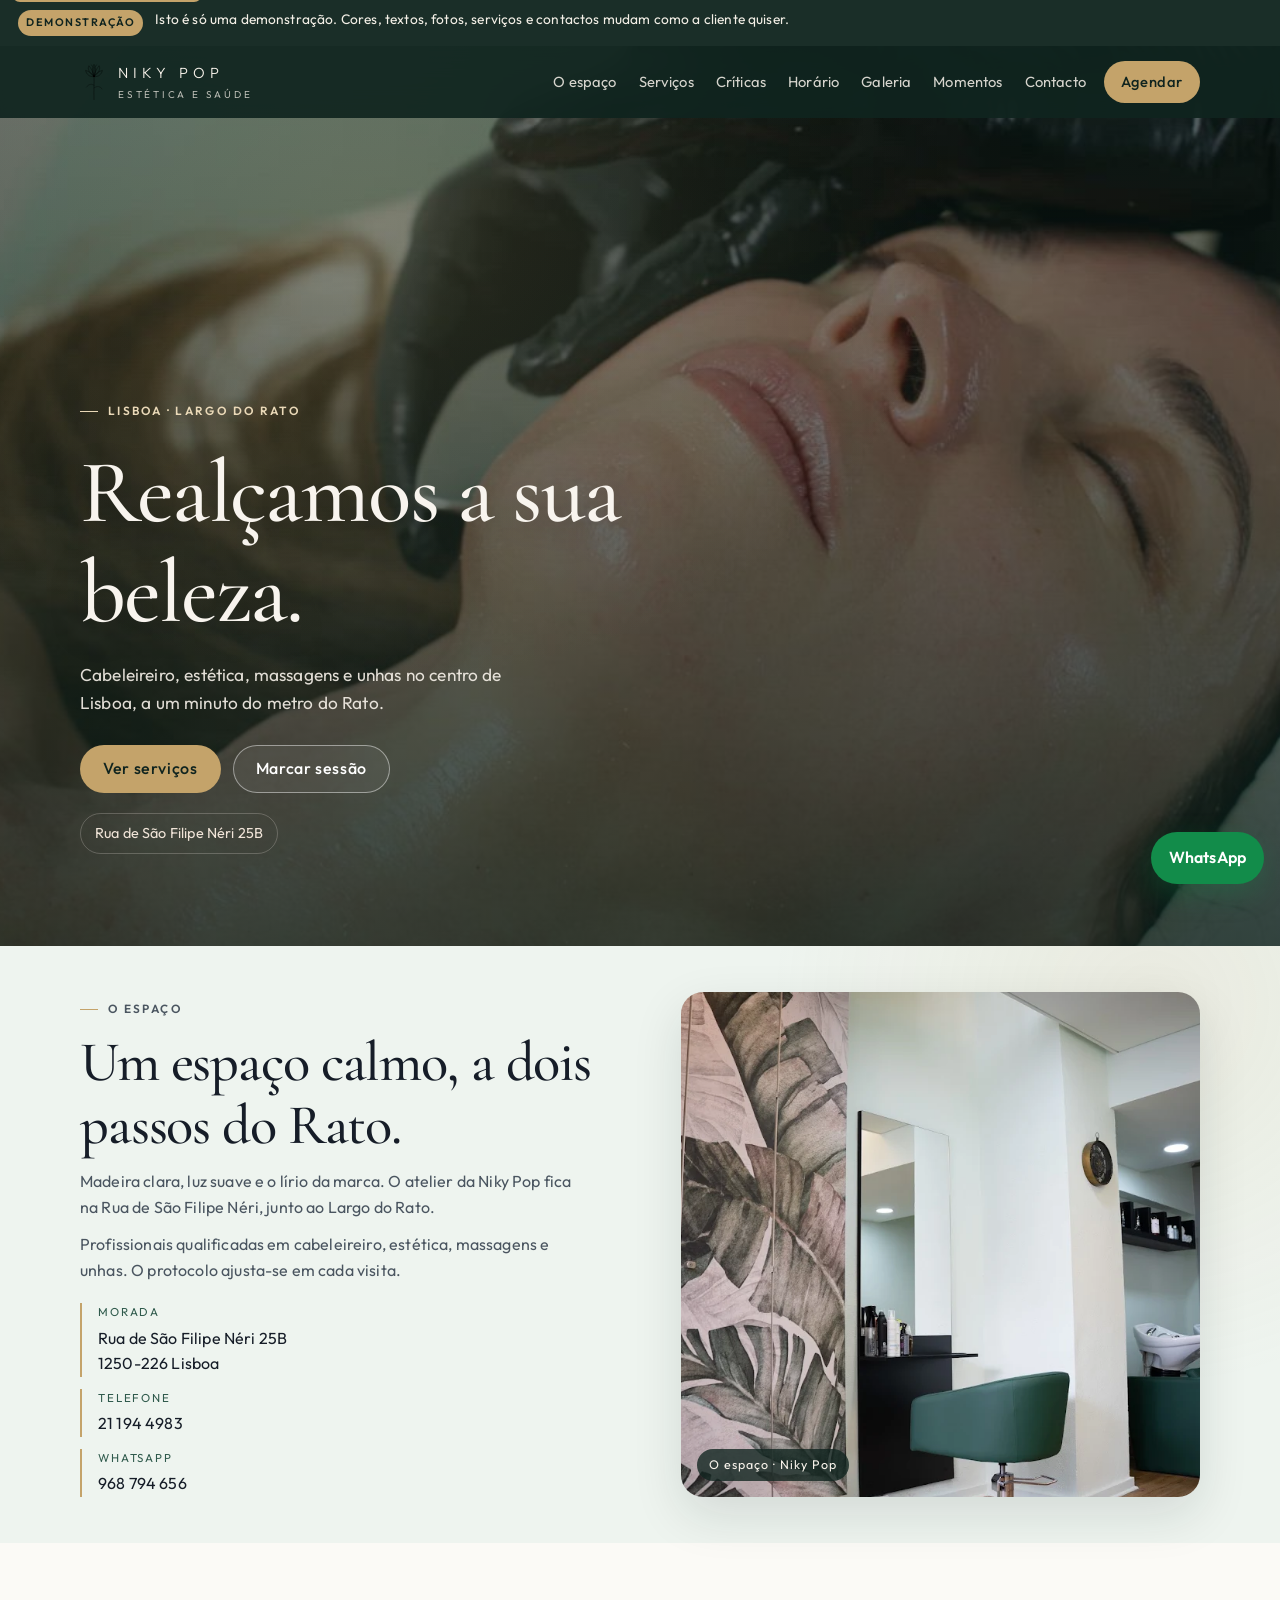
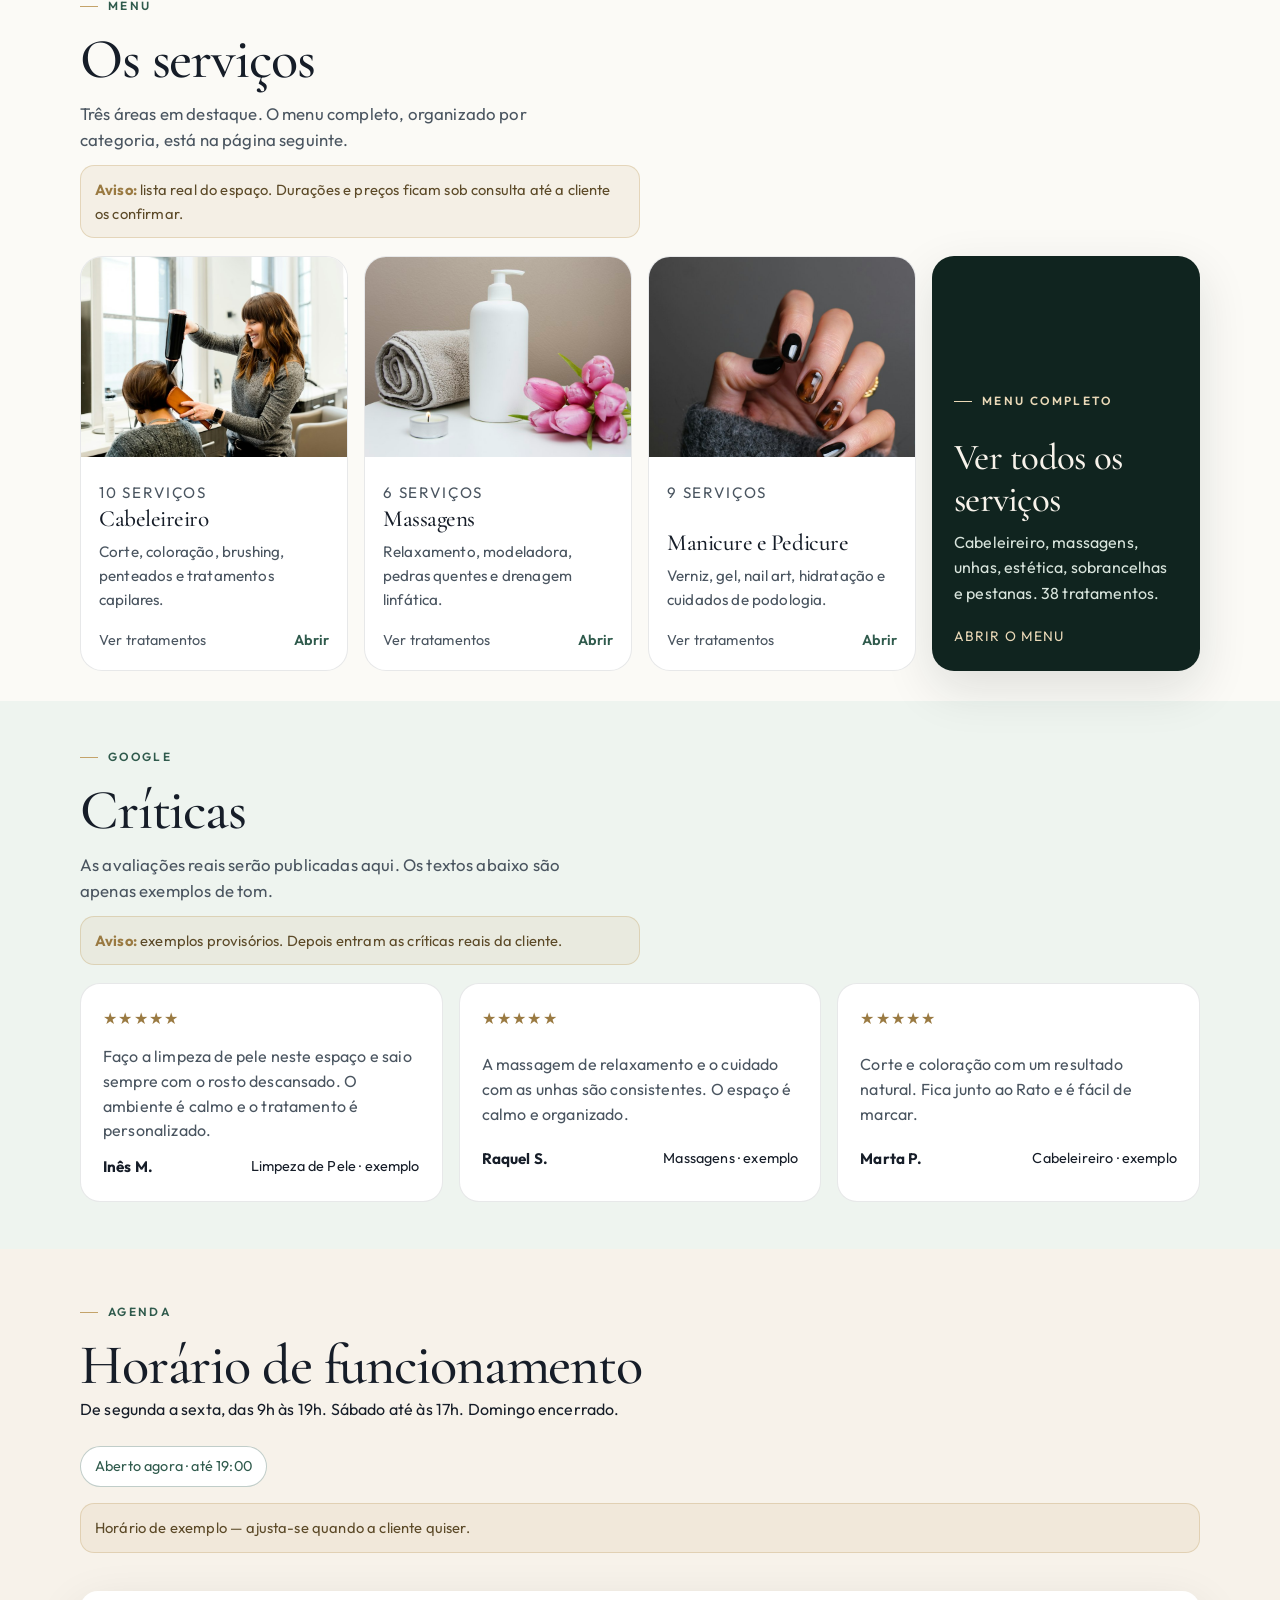
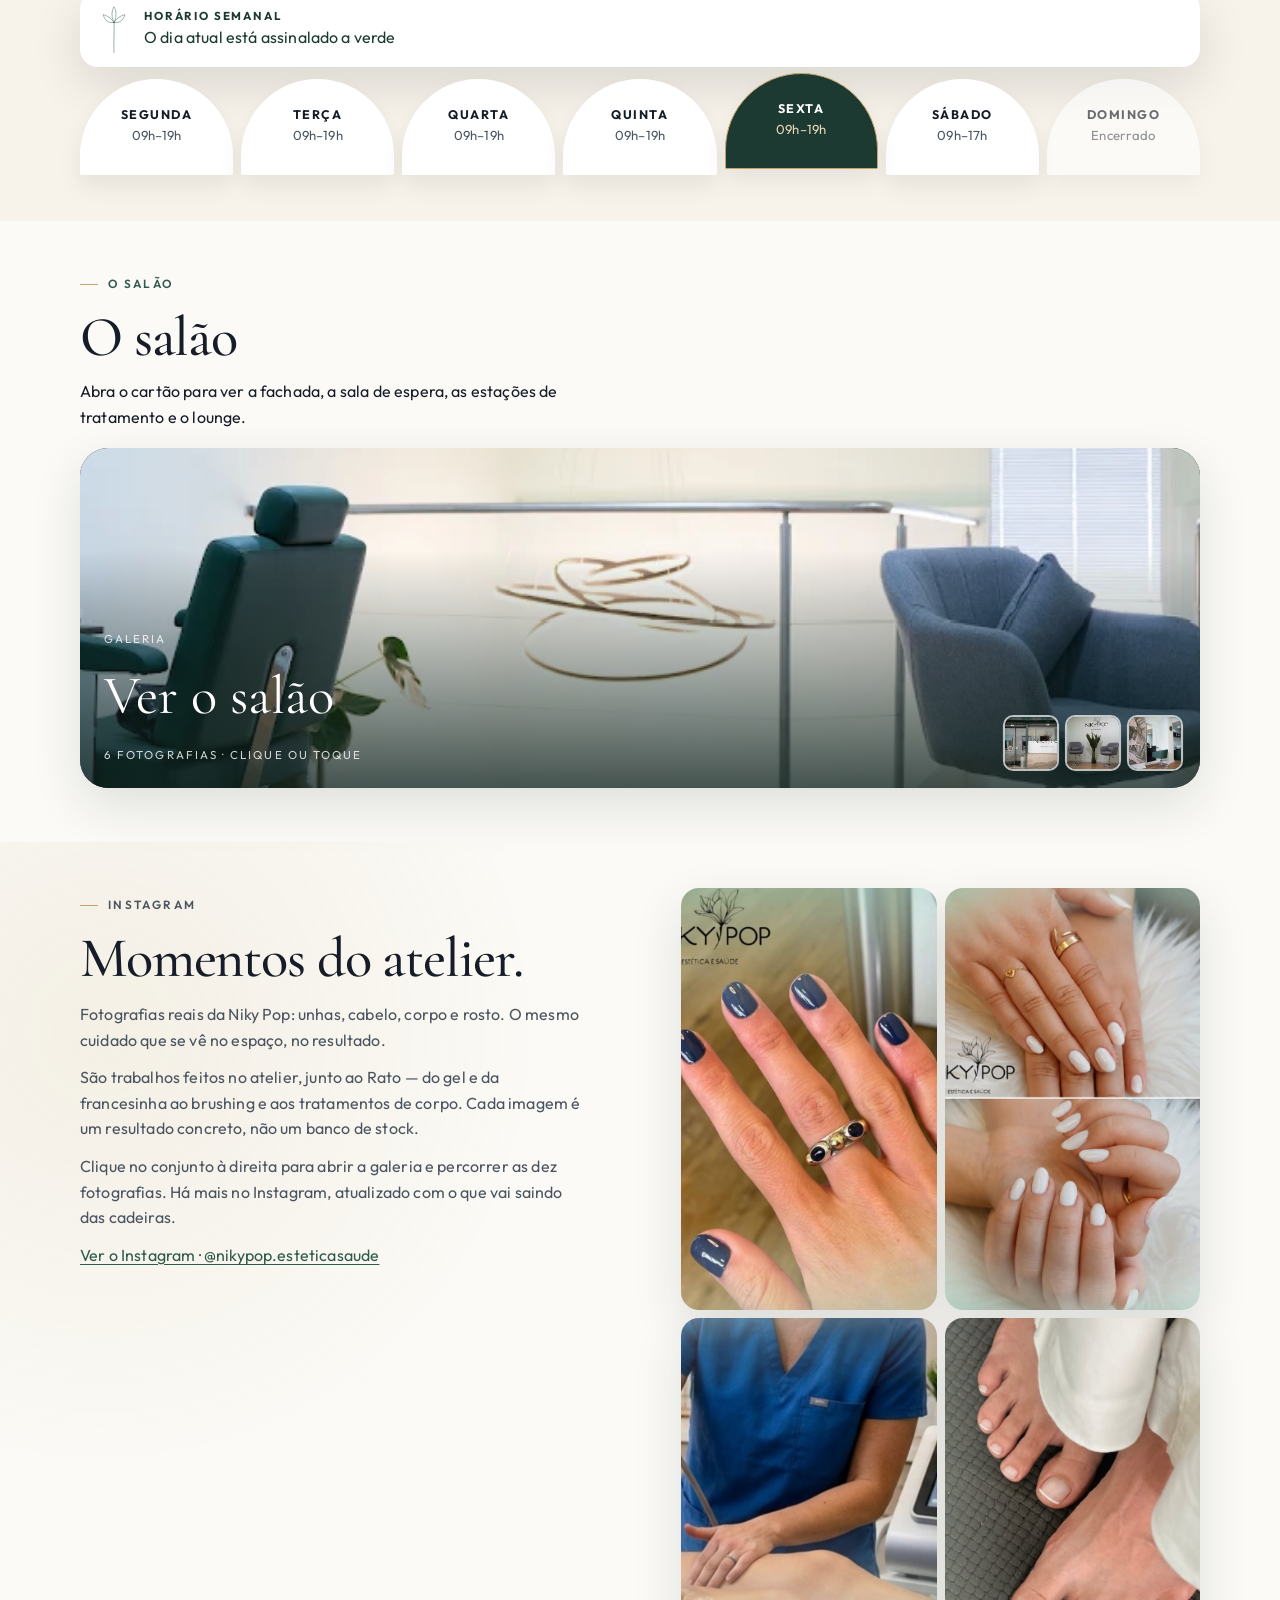
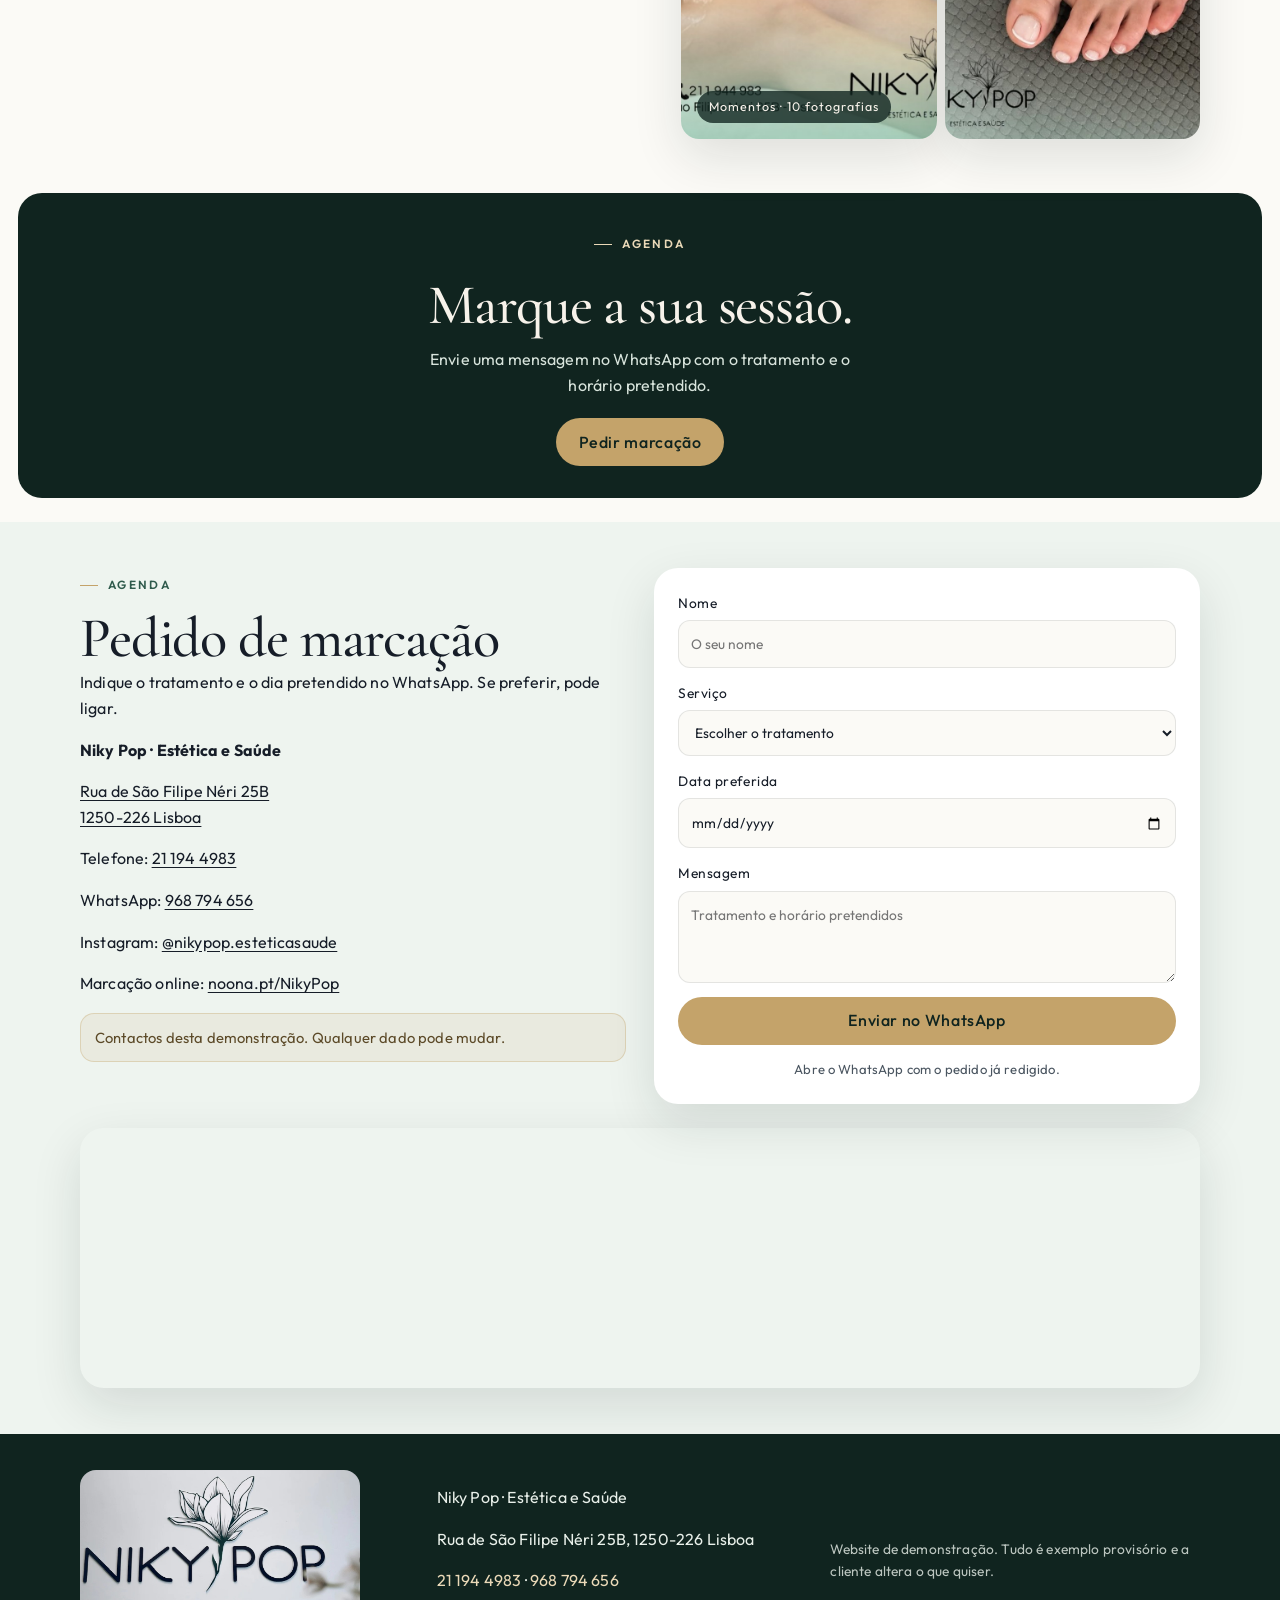
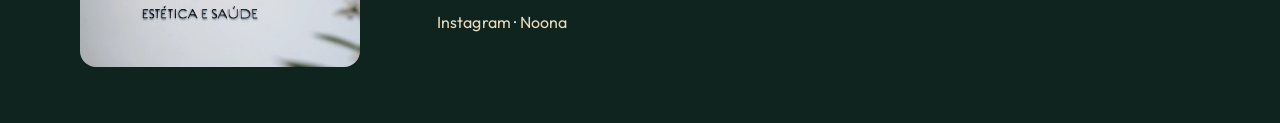
<file: index.html>
<!DOCTYPE html>
<html lang="pt-PT">
<head>
  <meta charset="UTF-8">
  <meta name="viewport" content="width=device-width, initial-scale=1, viewport-fit=cover">
  <meta name="theme-color" content="#1e3a32">
  <title>Niky Pop · Estética e Saúde · Lisboa</title>
  <meta name="description" content="Niky Pop Estética e Saúde, em Lisboa. Cabeleireiro, massagens, unhas, tratamentos estéticos, sobrancelhas e pestanas. Junto ao Largo do Rato.">
  <link rel="icon" href="assets/images/lily.svg" type="image/svg+xml">
  <link rel="apple-touch-icon" href="assets/images/logo.png">
  <link rel="preconnect" href="https://fonts.googleapis.com">
  <link rel="preconnect" href="https://fonts.gstatic.com" crossorigin>
  <link href="https://fonts.googleapis.com/css2?family=Cormorant+Garamond:ital,wght@0,400;0,500;0,600;1,400;1,500&family=Outfit:wght@300;400;500;600&display=swap" rel="stylesheet">
  <link rel="preload" as="image" href="assets/video/poster.jpg">
  <link rel="stylesheet" href="css/style.css?v=12">
  <meta property="og:title" content="Niky Pop · Estética e Saúde">
  <meta property="og:description" content="Espaço de estética e saúde junto ao Largo do Rato, Lisboa. Demonstração provisória.">
  <meta property="og:image" content="assets/images/fachada.jpg">
  <meta property="og:type" content="website">
  <script type="application/ld+json">
  {
    "@context": "https://schema.org",
    "@type": "BeautySalon",
    "name": "Niky Pop Estética e Saúde",
    "description": "Salão de estética e saúde em Lisboa. Página de demonstração com conteúdos provisórios.",
    "image": "assets/images/fachada.jpg",
    "telephone": "+351211944983",
    "address": {
      "@type": "PostalAddress",
      "streetAddress": "Rua de São Filipe Néri 25B",
      "addressLocality": "Lisboa",
      "postalCode": "1250-226",
      "addressCountry": "PT"
    },
    "url": "https://nikypop.pt",
    "openingHoursSpecification": [
      { "@type": "OpeningHoursSpecification", "dayOfWeek": ["Monday","Tuesday","Wednesday","Thursday","Friday"], "opens": "09:00", "closes": "19:00" },
      { "@type": "OpeningHoursSpecification", "dayOfWeek": "Saturday", "opens": "09:00", "closes": "17:00" }
    ]
  }
  </script>
</head>
<body>
  <a class="skip-link" href="#conteudo">Saltar para o conteúdo</a>

  <div class="demo-banner" role="status">
    <span class="demo-banner__mark">Demonstração</span>
    <p>Isto é só uma demonstração. Cores, textos, fotos, serviços e contactos mudam como a cliente quiser.</p>
  </div>

  <header class="header" id="topo">
    <div class="header__inner">
      <a class="brand" href="#topo" aria-label="Niky Pop início">
        <img src="assets/images/lily.svg" alt="" class="brand__lily" width="28" height="38">
        <span>
          <span class="brand__name">Niky<span class="brand__y"> </span>Pop</span>
          <span class="brand__tag">Estética e Saúde</span>
        </span>
      </a>
      <nav class="nav" id="nav" aria-label="Principal">
        <a href="#espaco">O espaço</a>
        <a href="servicos.html">Serviços</a>
        <a href="#criticas">Críticas</a>
        <a href="#horarios">Horário</a>
        <a href="#galeria">Galeria</a>
        <a href="#momentos">Momentos</a>
        <a href="#contacto">Contacto</a>
      </nav>
      <a class="btn btn--header" href="#marcar">Agendar</a>
      <button class="nav-toggle" id="navToggle" aria-expanded="false" aria-controls="nav" aria-label="Abrir menu">
        <span></span><span></span><span></span>
      </button>
    </div>
  </header>

  <main id="conteudo">
    <section class="hero">
      <div class="hero__media" aria-hidden="true">
        <div class="hero__fallback"></div>
        <video id="heroVideo" autoplay muted loop playsinline preload="metadata" poster="assets/video/poster.jpg">
          <source src="assets/video/hero.mp4" type="video/mp4">
        </video>
        <div class="hero__veil"></div>
      </div>
      <div class="wrap hero__copy">
        <p class="eyebrow">Lisboa · Largo do Rato</p>
        <h1>Realçamos a sua beleza.</h1>
        <p class="hero__lead">Cabeleireiro, estética, massagens e unhas no centro de Lisboa, a um minuto do metro do Rato.</p>
        <div class="hero__actions">
          <a class="btn btn--gold" href="#servicos">Ver serviços</a>
          <a class="btn btn--ghost" href="#marcar">Marcar sessão</a>
        </div>
        <p class="hero__chip">Rua de São Filipe Néri 25B</p>
      </div>
    </section>

    <section class="section space" id="espaco">
      <div class="wrap split">
        <div class="space__copy">
          <p class="eyebrow reveal">O espaço</p>
          <h2 class="reveal">Um espaço calmo, a dois passos do Rato.</h2>
          <p class="reveal">Madeira clara, luz suave e o lírio da marca. O atelier da Niky Pop fica na Rua de São Filipe Néri, junto ao Largo do Rato.</p>
          <p class="reveal">Profissionais qualificadas em cabeleireiro, estética, massagens e unhas. O protocolo ajusta-se em cada visita.</p>
          <ul class="facts reveal">
            <li>
              <span>Morada</span>
              Rua de São Filipe Néri 25B<br>1250-226 Lisboa
            </li>
            <li>
              <span>Telefone</span>
              <a href="tel:+351211944983">21 194 4983</a>
            </li>
            <li>
              <span>WhatsApp</span>
              <a href="https://wa.me/351968794656">968 794 656</a>
            </li>
          </ul>
        </div>
        <figure class="space__photo reveal">
          <img src="assets/images/estacao.png" alt="Estação de cabelo da Niky Pop, com cadeira verde e mural de folhas" width="900" height="700" loading="lazy">
          <figcaption>O espaço · Niky Pop</figcaption>
        </figure>
      </div>
    </section>

    <section class="section services" id="servicos">
      <div class="wrap">
        <div class="section__head">
          <p class="eyebrow reveal">Menu</p>
          <h2 class="reveal">Os serviços</h2>
          <p class="lead reveal">Três áreas em destaque. O menu completo, organizado por categoria, está na página seguinte.</p>
          <p class="notice reveal" role="note">
            <strong>Aviso:</strong> lista real do espaço. Durações e preços ficam sob consulta até a cliente os confirmar.
          </p>
        </div>
        <div class="featured-grid" id="featuredGrid"></div>
      </div>
    </section>

    <section class="section reviews" id="criticas">
      <div class="wrap">
        <div class="section__head">
          <p class="eyebrow reveal">Google</p>
          <h2 class="reveal">Críticas</h2>
          <p class="lead reveal">As avaliações reais serão publicadas aqui. Os textos abaixo são apenas exemplos de tom.</p>
          <p class="notice reveal" role="note">
            <strong>Aviso:</strong> exemplos provisórios. Depois entram as críticas reais da cliente.
          </p>
        </div>
        <div class="review-track" id="reviewTrack"></div>
      </div>
    </section>

    <section class="section hours" id="horarios">
      <div class="wrap hours__layout">
        <div>
          <p class="eyebrow reveal">Agenda</p>
          <h2 class="reveal">Horário de funcionamento</h2>
          <p class="reveal">De segunda a sexta, das 9h às 19h. Sábado até às 17h. Domingo encerrado.</p>
          <div class="status-pill reveal" id="openStatus" aria-live="polite"></div>
          <p class="notice reveal" role="note">Horário de exemplo — ajusta-se quando a cliente quiser.</p>
        </div>
        <div class="bloom reveal" id="bloomHours" aria-label="Horário semanal"></div>
      </div>
    </section>

    <section class="section gallery-section" id="galeria">
      <div class="wrap">
        <div class="section__head">
          <p class="eyebrow reveal">O salão</p>
          <h2 class="reveal">O salão</h2>
          <p class="reveal">Abra o cartão para ver a fachada, a sala de espera, as estações de tratamento e o lounge.</p>
        </div>
        <button class="gallery-card reveal" id="galleryOpen" type="button" aria-haspopup="dialog">
          <img src="assets/images/lounge.png" alt="Lounge da Niky Pop, com cadeira verde e candeeiro em anéis" width="1400" height="900">
          <span class="gallery-card__veil"></span>
          <span class="gallery-card__body">
            <span class="gallery-card__kicker">Galeria</span>
            <span class="gallery-card__title">Ver o salão</span>
          <span class="gallery-card__hint">6 fotografias · clique ou toque</span>
        </span>
        <span class="thumbs" aria-hidden="true">
          <img src="assets/images/fachada.jpg" alt="" width="54" height="54">
          <img src="assets/images/espera.png" alt="" width="54" height="54">
          <img src="assets/images/estacao.png" alt="" width="54" height="54">
        </span>
      </button>
      </div>
    </section>

    <section class="section moments" id="momentos">
      <div class="wrap split">
        <div class="space__copy">
          <p class="eyebrow reveal">Instagram</p>
          <h2 class="reveal">Momentos do atelier.</h2>
          <p class="reveal">Fotografias reais da Niky Pop: unhas, cabelo, corpo e rosto. O mesmo cuidado que se vê no espaço, no resultado.</p>
          <p class="reveal">São trabalhos feitos no atelier, junto ao Rato — do gel e da francesinha ao brushing e aos tratamentos de corpo. Cada imagem é um resultado concreto, não um banco de stock.</p>
          <p class="reveal">Clique no conjunto à direita para abrir a galeria e percorrer as dez fotografias. Há mais no Instagram, atualizado com o que vai saindo das cadeiras.</p>
          <p class="reveal"><a class="text-link" href="https://www.instagram.com/nikypop.esteticasaude/" target="_blank" rel="noopener">Ver o Instagram · @nikypop.esteticasaude</a></p>
        </div>
        <button class="moments-card reveal" id="momentsOpen" type="button" aria-haspopup="dialog">
          <span class="moments-card__grid">
            <img src="assets/images/momentos/unhas-navy.png" alt="" width="640" height="640">
            <img src="assets/images/momentos/unhas-branco.jpg" alt="" width="640" height="640">
            <img src="assets/images/momentos/corpo-cavitacao.jpg" alt="" width="640" height="640">
            <img src="assets/images/momentos/pes-pedicure.jpg" alt="" width="640" height="640">
          </span>
          <span class="moments-card__label">Momentos · 10 fotografias</span>
        </button>
      </div>
    </section>

    <section class="cta-band">
      <div class="wrap reveal">
        <p class="eyebrow">Agenda</p>
        <h2>Marque a sua sessão.</h2>
        <p>Envie uma mensagem no WhatsApp com o tratamento e o horário pretendido.</p>
        <a class="btn btn--gold" href="#marcar">Pedir marcação</a>
      </div>
    </section>

    <section class="section contact" id="contacto">
      <div class="wrap contact__grid">
        <div>
          <p class="eyebrow reveal">Agenda</p>
          <h2 class="reveal" id="marcar">Pedido de marcação</h2>
          <p class="reveal">Indique o tratamento e o dia pretendido no WhatsApp. Se preferir, pode ligar.</p>
          <address class="vcard reveal">
            <p><strong>Niky Pop · Estética e Saúde</strong></p>
            <p><a href="https://maps.google.com/?q=Rua+de+S%C3%A3o+Filipe+N%C3%A9ri+25B,+1250-226+Lisboa" target="_blank" rel="noopener">Rua de São Filipe Néri 25B<br>1250-226 Lisboa</a></p>
            <p>Telefone: <a href="tel:+351211944983">21 194 4983</a></p>
            <p>WhatsApp: <a href="https://wa.me/351968794656">968 794 656</a></p>
            <p>Instagram: <a href="https://www.instagram.com/nikypop.esteticasaude/" target="_blank" rel="noopener">@nikypop.esteticasaude</a></p>
            <p>Marcação online: <a href="https://www.noona.pt/NikyPop" target="_blank" rel="noopener">noona.pt/NikyPop</a></p>
          </address>
          <p class="notice reveal" role="note">Contactos desta demonstração. Qualquer dado pode mudar.</p>
        </div>
        <form class="book-form reveal" id="bookForm">
          <label>
            Nome
            <input type="text" name="nome" required autocomplete="name" placeholder="O seu nome">
          </label>
          <label>
            Serviço
            <select name="servico" id="servicoSelect" required></select>
          </label>
          <label>
            Data preferida
            <input type="date" name="data" required>
          </label>
          <label>
            Mensagem
            <textarea name="mensagem" rows="3" placeholder="Tratamento e horário pretendidos"></textarea>
          </label>
          <button class="btn btn--gold btn--full" type="submit">Enviar no WhatsApp</button>
          <p class="form-note">Abre o WhatsApp com o pedido já redigido.</p>
        </form>
      </div>
      <div class="wrap map-wrap reveal">
        <iframe
          title="Mapa da Niky Pop em Lisboa"
          loading="lazy"
          referrerpolicy="no-referrer-when-downgrade"
          src="https://maps.google.com/maps?q=Rua%20de%20S%C3%A3o%20Filipe%20N%C3%A9ri%2025B,%201250-226%20Lisboa&z=16&output=embed">
        </iframe>
      </div>
    </section>
  </main>

  <footer class="footer">
    <div class="wrap footer__grid">
      <div class="footer__brand">
        <img src="assets/images/logo.png" alt="Logótipo Niky Pop Estética e Saúde" width="280" height="180">
      </div>
      <div>
        <p>Niky Pop · Estética e Saúde</p>
        <p>Rua de São Filipe Néri 25B, 1250-226 Lisboa</p>
        <p><a href="tel:+351211944983">21 194 4983</a> · <a href="https://wa.me/351968794656">968 794 656</a></p>
        <p><a href="https://www.instagram.com/nikypop.esteticasaude/" target="_blank" rel="noopener">Instagram</a> · <a href="https://www.noona.pt/NikyPop" target="_blank" rel="noopener">Noona</a></p>
      </div>
      <p class="footer__demo">Website de demonstração. Tudo é exemplo provisório e a cliente altera o que quiser.</p>
    </div>
  </footer>

  <a class="wa-float" href="https://wa.me/351968794656" target="_blank" rel="noopener" aria-label="Abrir WhatsApp">WhatsApp</a>

  <dialog class="lightbox" id="lightbox" aria-label="Galeria de fotografias">
    <button class="lightbox__close" type="button" id="lightboxClose" aria-label="Fechar galeria">×</button>
    <button class="lightbox__nav prev" type="button" id="lightboxPrev" aria-label="Fotografia anterior">‹</button>
    <figure>
      <img id="lightboxImg" alt="">
      <figcaption id="lightboxCap"></figcaption>
    </figure>
    <button class="lightbox__nav next" type="button" id="lightboxNext" aria-label="Fotografia seguinte">›</button>
    <div class="lightbox__dots" id="lightboxDots"></div>
  </dialog>

  <script src="js/servicos-data.js?v=3"></script>
  <script src="js/main.js?v=10" defer></script>
</body>
</html>
</file>
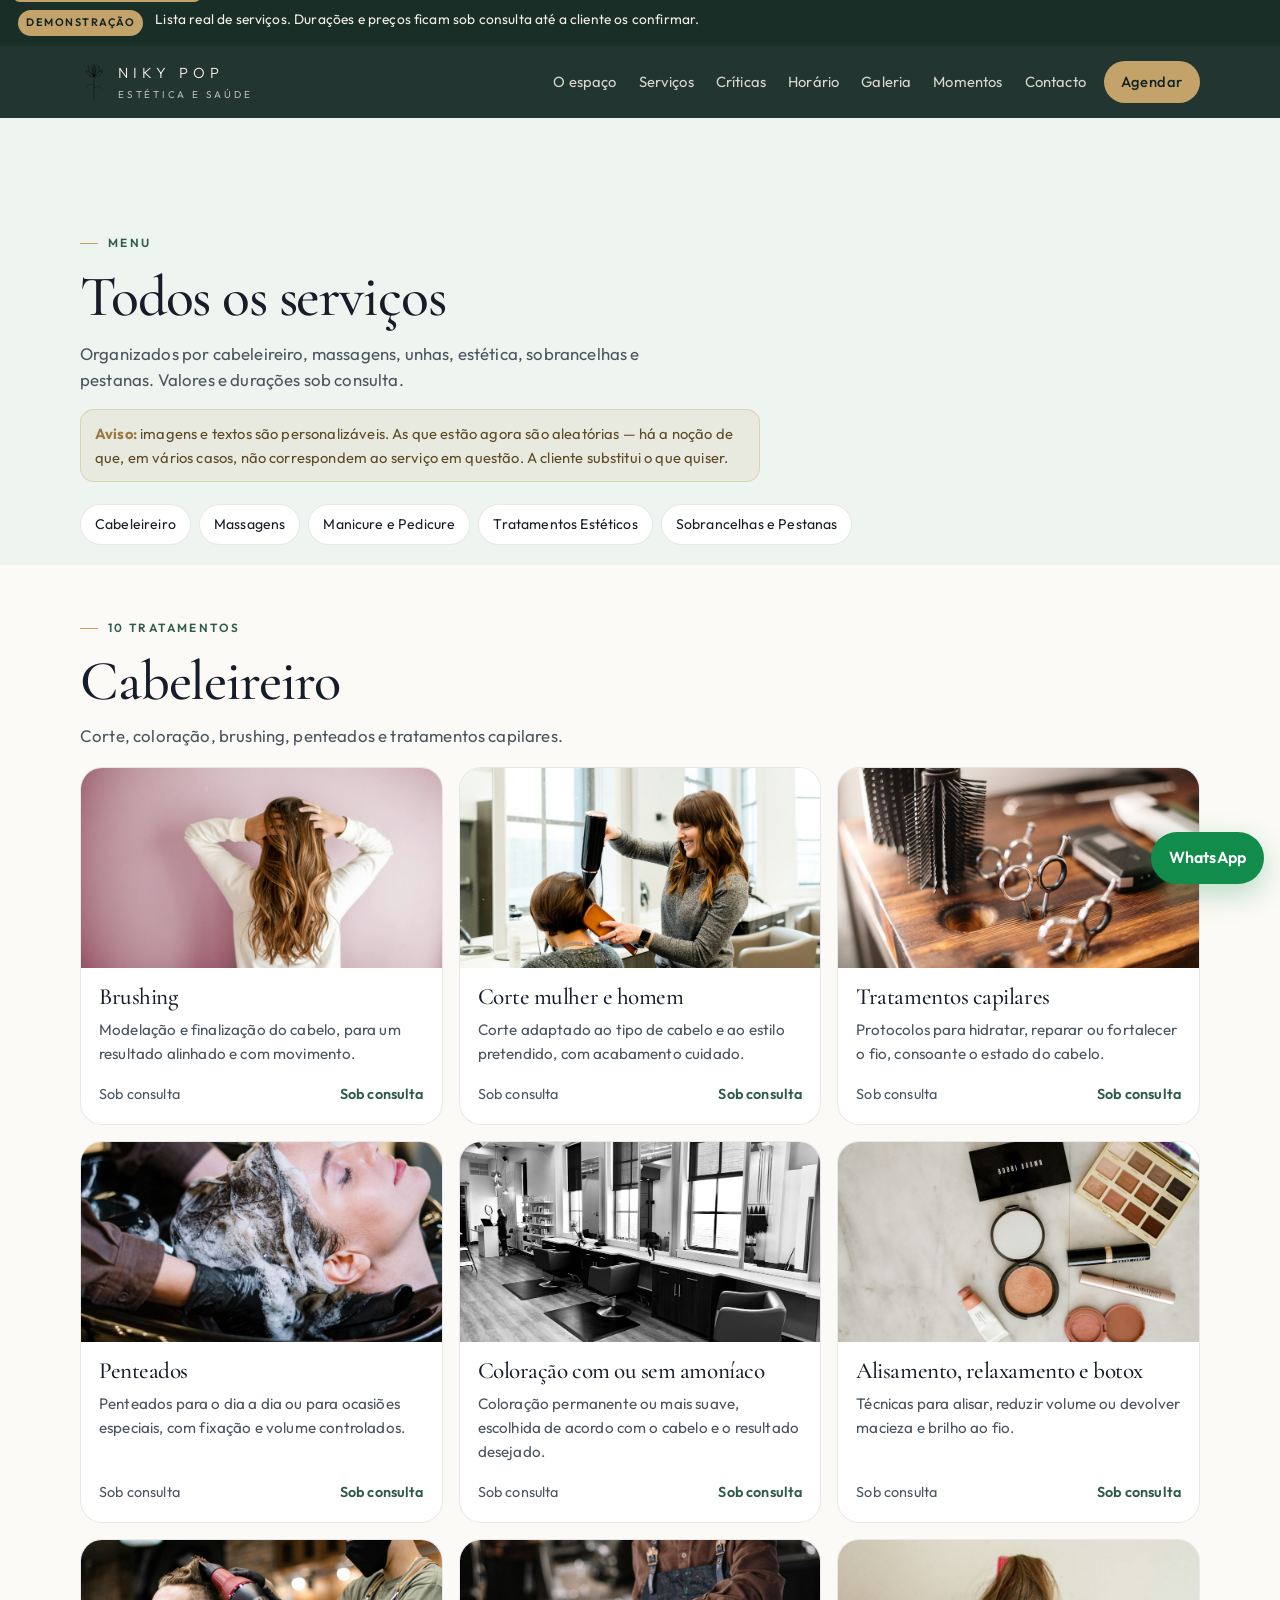
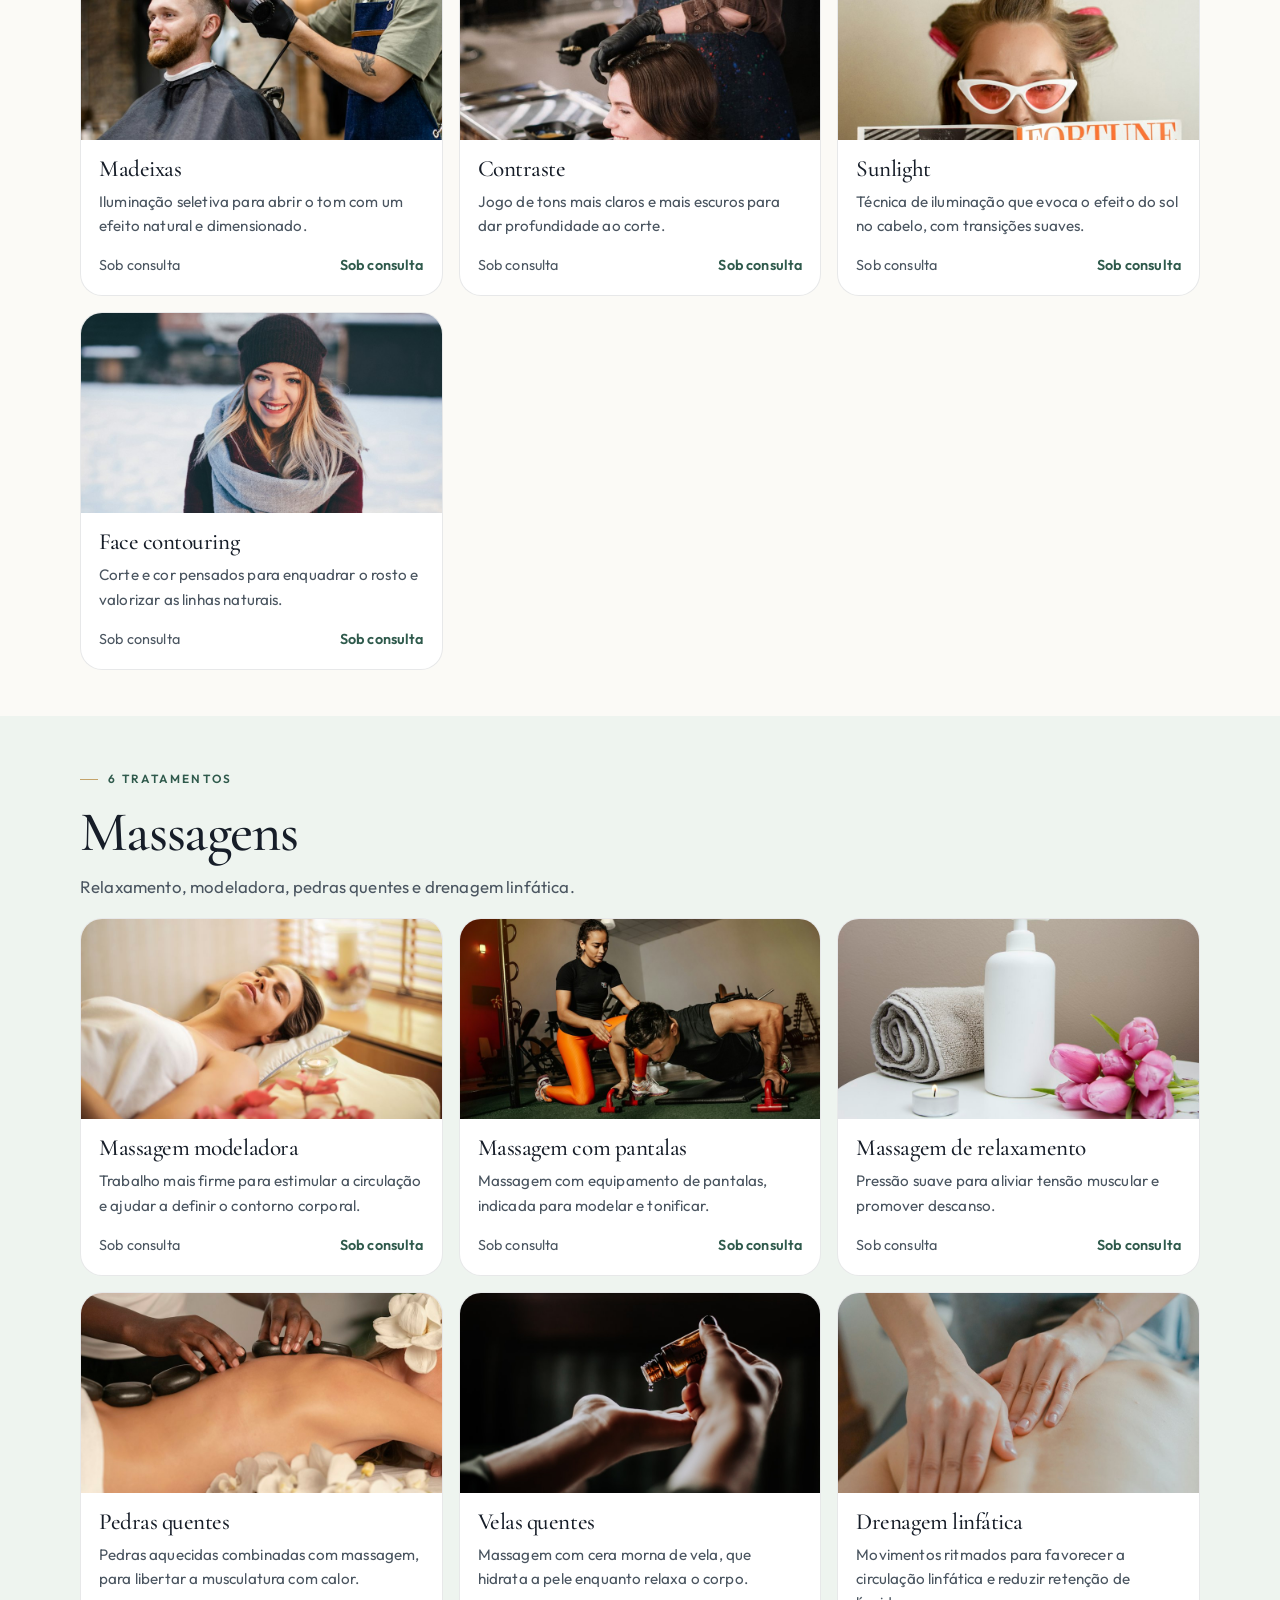
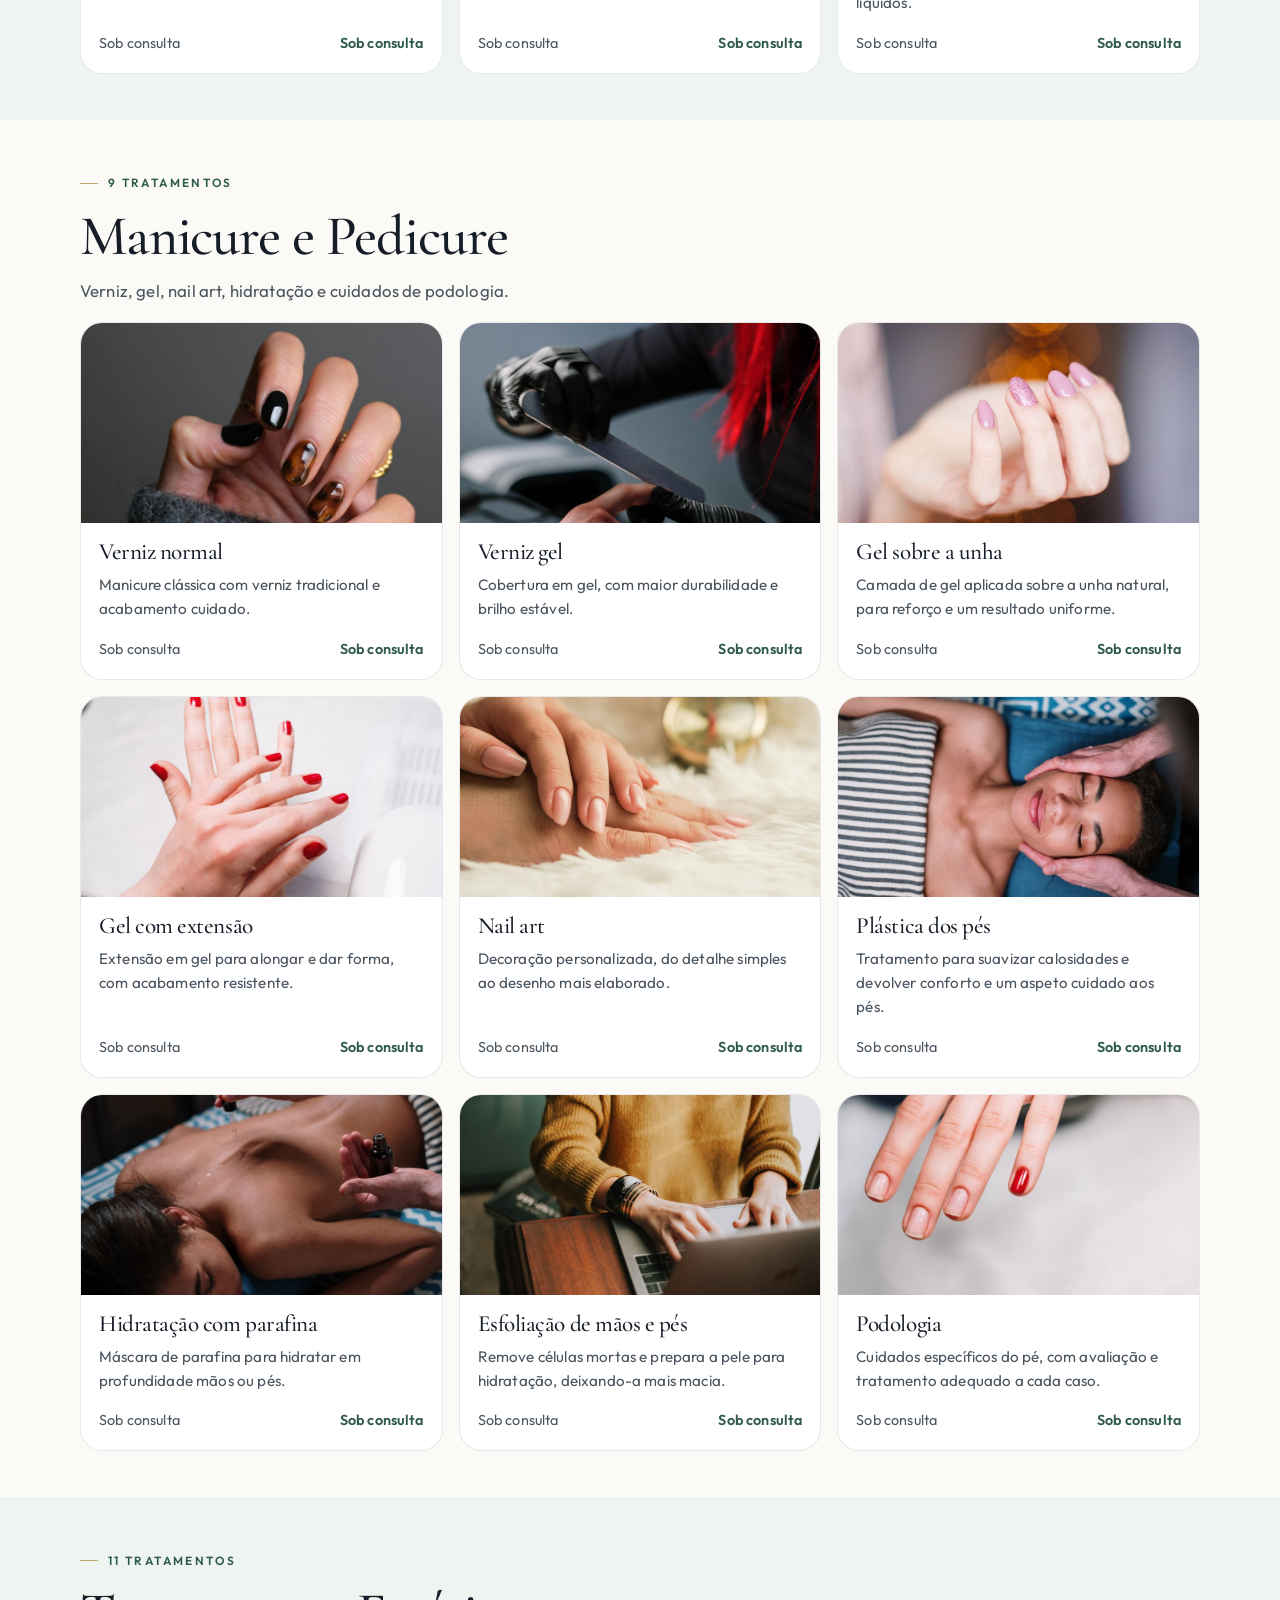
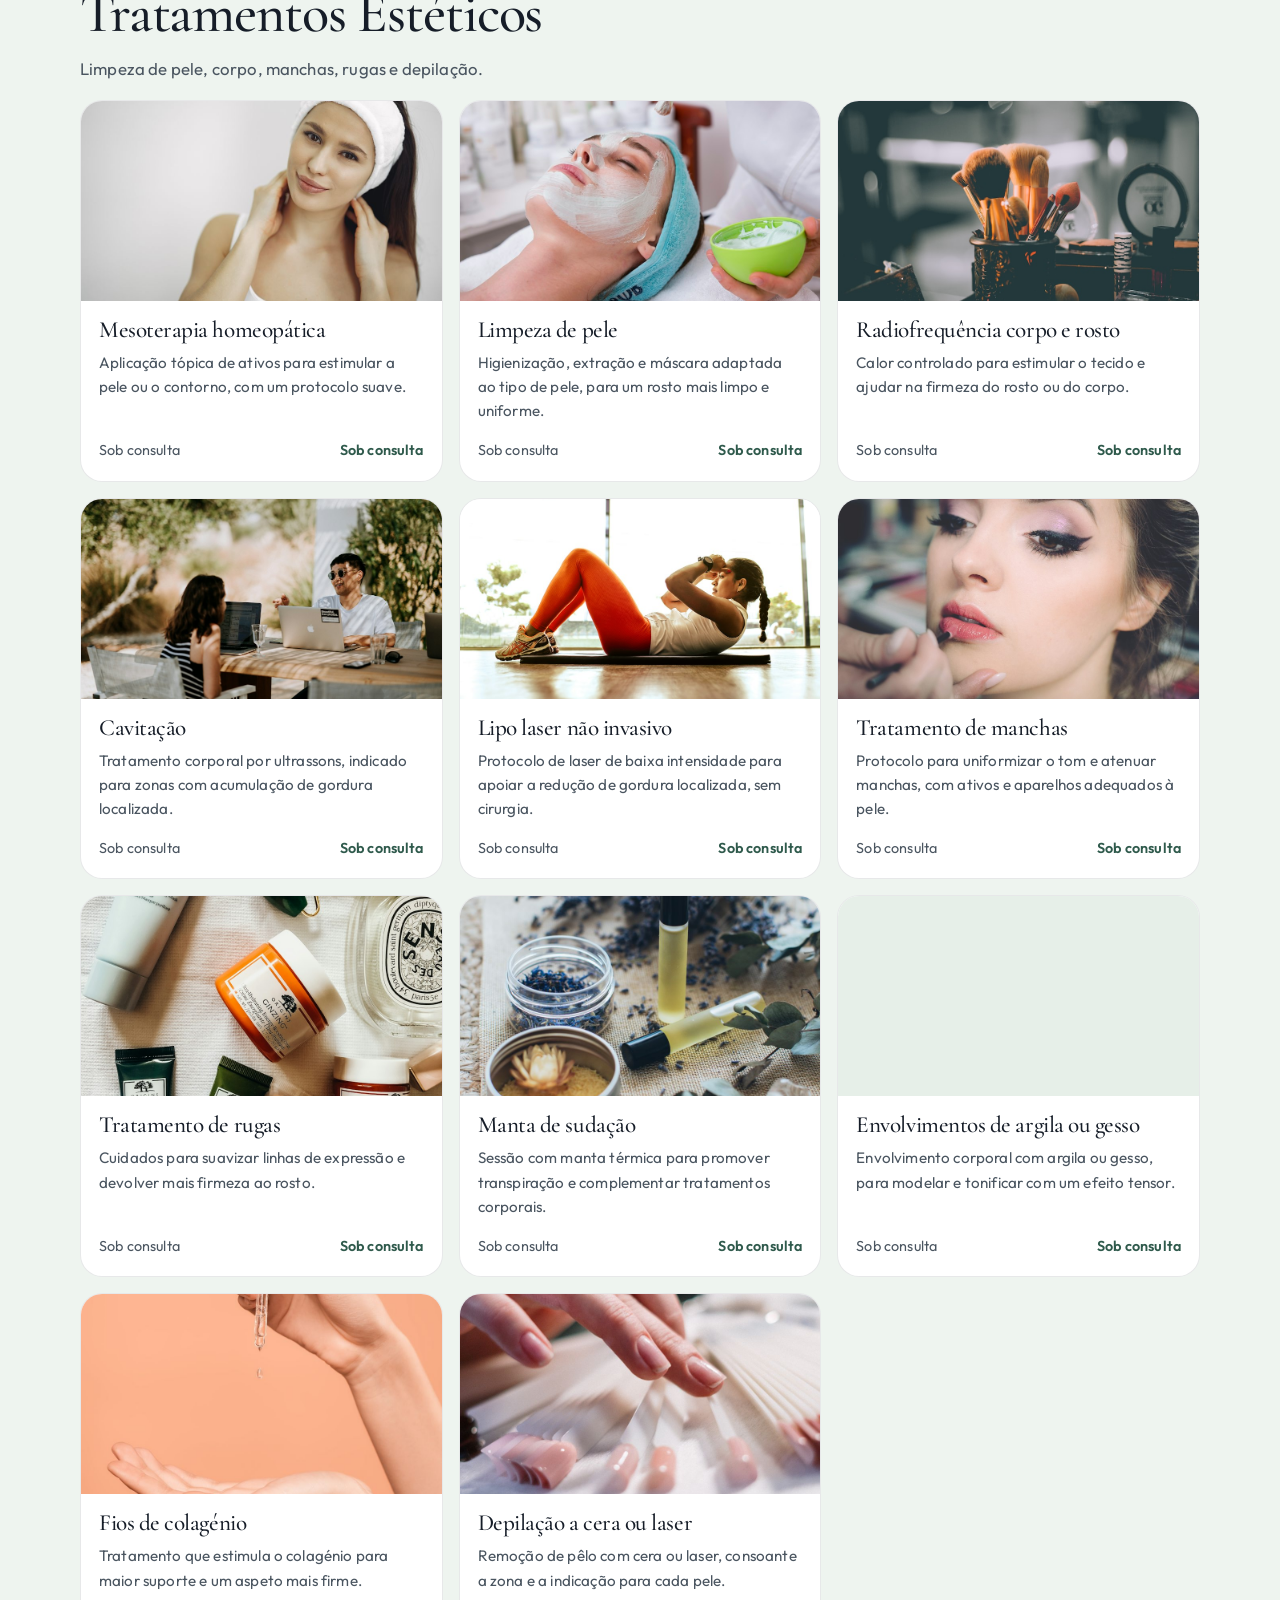
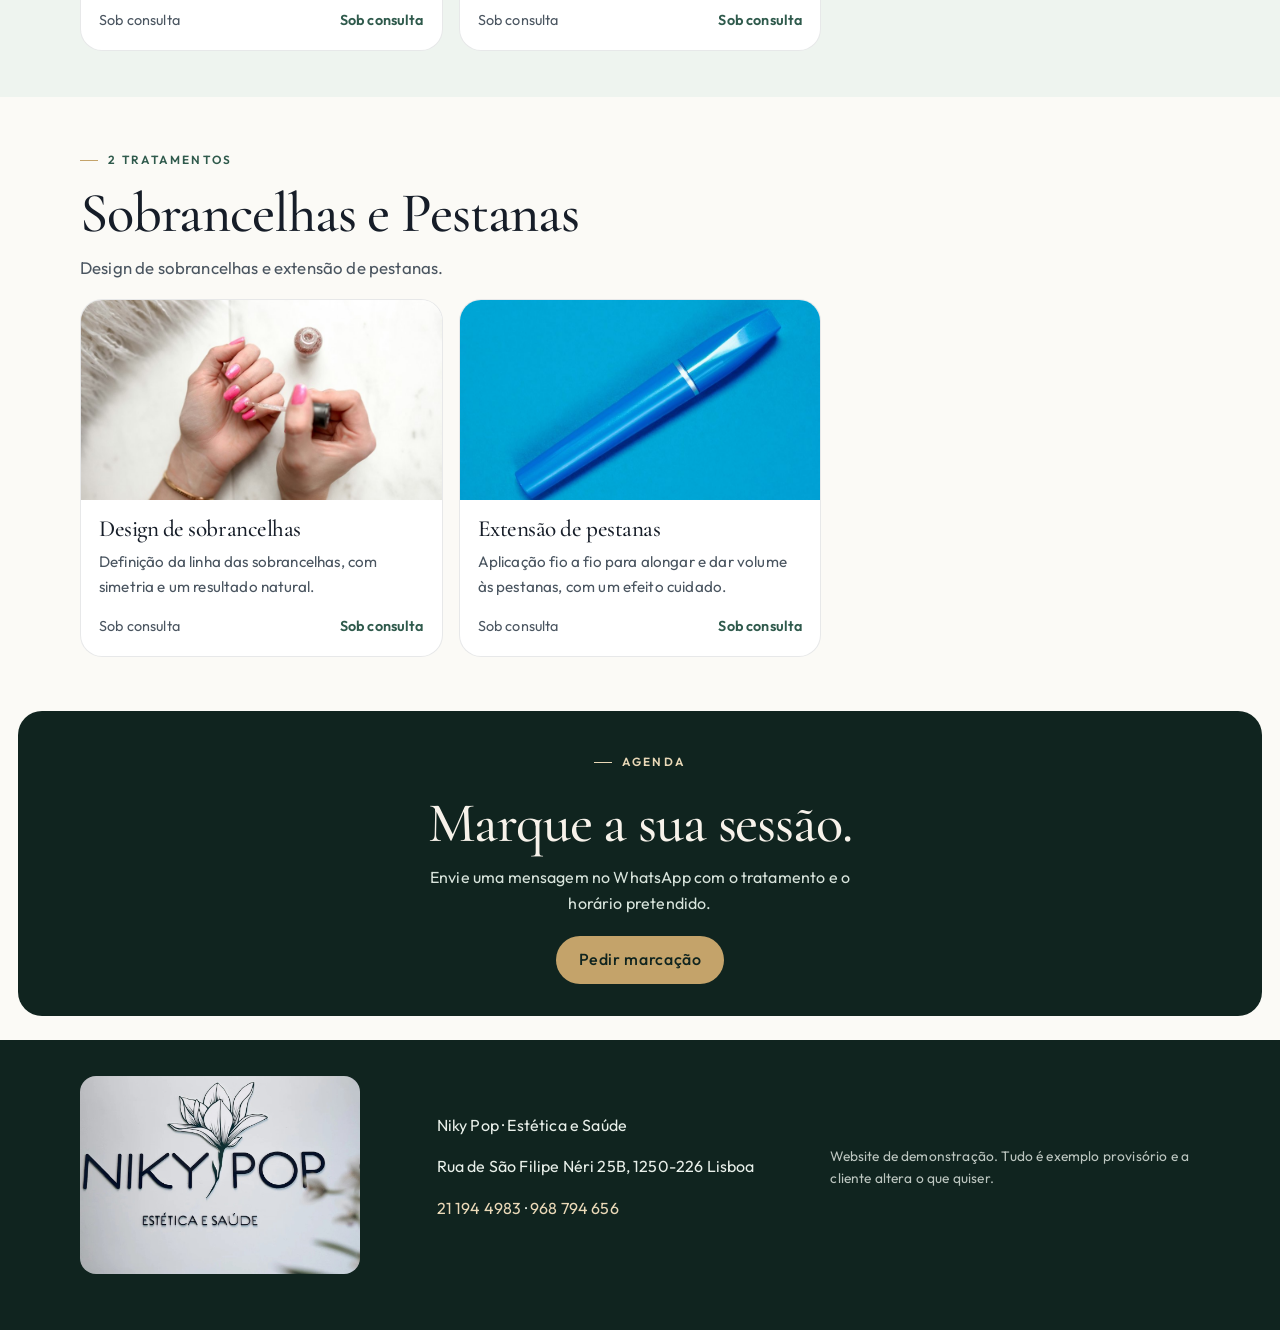
<file: servicos.html>
<!DOCTYPE html>
<html lang="pt-PT">
<head>
  <meta charset="UTF-8">
  <meta name="viewport" content="width=device-width, initial-scale=1, viewport-fit=cover">
  <meta name="theme-color" content="#1e3a32">
  <title>Serviços · Niky Pop · Estética e Saúde</title>
  <meta name="description" content="Menu de serviços da Niky Pop em Lisboa: cabeleireiro, massagens, manicure, tratamentos estéticos, sobrancelhas e pestanas.">
  <link rel="icon" href="assets/images/lily.svg" type="image/svg+xml">
  <link rel="apple-touch-icon" href="assets/images/logo.png">
  <link rel="preconnect" href="https://fonts.googleapis.com">
  <link rel="preconnect" href="https://fonts.gstatic.com" crossorigin>
  <link href="https://fonts.googleapis.com/css2?family=Cormorant+Garamond:ital,wght@0,400;0,500;0,600;1,400;1,500&family=Outfit:wght@300;400;500;600&display=swap" rel="stylesheet">
  <link rel="stylesheet" href="css/style.css?v=12">
</head>
<body>
  <a class="skip-link" href="#conteudo">Saltar para o conteúdo</a>

  <div class="demo-banner" role="status">
    <span class="demo-banner__mark">Demonstração</span>
    <p>Lista real de serviços. Durações e preços ficam sob consulta até a cliente os confirmar.</p>
  </div>

  <header class="header is-solid" id="topo">
    <div class="header__inner">
      <a class="brand" href="index.html" aria-label="Niky Pop início">
        <img src="assets/images/lily.svg" alt="" class="brand__lily" width="28" height="38">
        <span>
          <span class="brand__name">Niky<span class="brand__y"> </span>Pop</span>
          <span class="brand__tag">Estética e Saúde</span>
        </span>
      </a>
      <nav class="nav" id="nav" aria-label="Principal">
        <a href="index.html#espaco">O espaço</a>
        <a href="servicos.html" aria-current="page">Serviços</a>
        <a href="index.html#criticas">Críticas</a>
        <a href="index.html#horarios">Horário</a>
        <a href="index.html#galeria">Galeria</a>
        <a href="index.html#momentos">Momentos</a>
        <a href="index.html#contacto">Contacto</a>
      </nav>
      <a class="btn btn--header" href="index.html#marcar">Agendar</a>
      <button class="nav-toggle" id="navToggle" aria-expanded="false" aria-controls="nav" aria-label="Abrir menu">
        <span></span><span></span><span></span>
      </button>
    </div>
  </header>

  <main id="conteudo">
    <section class="page-hero">
      <div class="wrap">
        <p class="eyebrow">Menu</p>
        <h1>Todos os serviços</h1>
        <p class="lead">Organizados por cabeleireiro, massagens, unhas, estética, sobrancelhas e pestanas. Valores e durações sob consulta.</p>
        <p class="notice" role="note">
          <strong>Aviso:</strong> imagens e textos são personalizáveis. As que estão agora são aleatórias — há a noção de que, em vários casos, não correspondem ao serviço em questão. A cliente substitui o que quiser.
        </p>
        <nav class="cat-nav" id="catNav" aria-label="Categorias"></nav>
      </div>
    </section>
    <div id="serviceCatalog"></div>
    <section class="cta-band">
      <div class="wrap reveal">
        <p class="eyebrow">Agenda</p>
        <h2>Marque a sua sessão.</h2>
        <p>Envie uma mensagem no WhatsApp com o tratamento e o horário pretendido.</p>
        <a class="btn btn--gold" href="index.html#marcar">Pedir marcação</a>
      </div>
    </section>
  </main>

  <footer class="footer">
    <div class="wrap footer__grid">
      <div class="footer__brand">
        <img src="assets/images/logo.png" alt="Logótipo Niky Pop Estética e Saúde" width="280" height="180">
      </div>
      <div>
        <p>Niky Pop · Estética e Saúde</p>
        <p>Rua de São Filipe Néri 25B, 1250-226 Lisboa</p>
        <p><a href="tel:+351211944983">21 194 4983</a> · <a href="https://wa.me/351968794656">968 794 656</a></p>
      </div>
      <p class="footer__demo">Website de demonstração. Tudo é exemplo provisório e a cliente altera o que quiser.</p>
    </div>
  </footer>

  <a class="wa-float" href="https://wa.me/351968794656" target="_blank" rel="noopener" aria-label="Abrir WhatsApp">WhatsApp</a>

  <script src="js/servicos-data.js?v=3"></script>
  <script src="js/main.js?v=10" defer></script>
</body>
</html>
</file>
<file: css/style.css>
:root {
  --green-deep: #10241f;
  --green: #1c3a32;
  --green-mid: #2f5a4c;
  --sage: #8eae9c;
  --mint: #e6efe8;
  --foam: #eef4ef;
  --cream: #f7f2ea;
  --paper: #fbfaf6;
  --ink: #161d28;
  --ink-soft: #4a5560;
  --gold: #c4a36a;
  --gold-deep: #9a7a42;
  --gold-soft: #ead9b8;
  --line: rgba(22, 29, 40, 0.1);
  --shadow: 0 18px 50px rgba(16, 36, 31, 0.12);
  --radius: 22px;
  --header: 72px;
  --banner: 0px;
  --font-serif: "Cormorant Garamond", "Times New Roman", serif;
  --font-sans: "Outfit", "Segoe UI", sans-serif;
  --ease: cubic-bezier(0.22, 1, 0.36, 1);
}

*,
*::before,
*::after {
  box-sizing: border-box;
}

html {
  scroll-behavior: smooth;
  scroll-padding-top: calc(var(--header) + var(--banner) + 12px);
  overflow-x: clip;
}

body {
  margin: 0;
  color: var(--ink);
  background: var(--paper);
  font-family: var(--font-sans);
  font-weight: 400;
  line-height: 1.6;
  letter-spacing: 0.01em;
  text-rendering: optimizeLegibility;
}

img,
video,
iframe {
  max-width: 100%;
  display: block;
}

img {
  height: auto;
}

a {
  color: inherit;
  text-decoration: none;
}

button,
input,
select,
textarea {
  font: inherit;
  color: inherit;
}

h1,
h2,
h3 {
  font-family: var(--font-serif);
  font-weight: 500;
  line-height: 1.12;
  letter-spacing: -0.02em;
  margin: 0;
}

h2 {
  font-size: clamp(2rem, 4.4vw, 3.6rem);
}

p {
  margin: 0 0 1rem;
}

.skip-link {
  position: absolute;
  left: 12px;
  top: -40px;
  z-index: 80;
  background: var(--gold);
  color: var(--green-deep);
  padding: 8px 12px;
  border-radius: 8px;
}

.skip-link:focus {
  top: 12px;
}

.wrap {
  width: min(1120px, calc(100% - 32px));
  margin-inline: auto;
}

.section {
  padding: clamp(28px, 3.6vw, 48px) 0;
}

.section__head {
  max-width: 560px;
  margin-bottom: 18px;
}

.section__head h2 {
  margin-bottom: 10px;
}

.section__head .lead,
.section__head > p {
  margin: 0 0 12px;
}

.section__head .notice {
  margin: 0;
}

.eyebrow {
  display: inline-flex;
  align-items: center;
  gap: 10px;
  margin-bottom: 12px;
  color: var(--green-mid);
  font-size: 0.74rem;
  font-weight: 600;
  letter-spacing: 0.2em;
  text-transform: uppercase;
}

.eyebrow::before {
  content: "";
  width: 18px;
  height: 1px;
  background: var(--gold);
}

.lead {
  font-size: 1.05rem;
  color: var(--ink-soft);
  max-width: 48ch;
  line-height: 1.55;
}

.notice {
  background: rgba(196, 163, 106, 0.12);
  border: 1px solid rgba(196, 163, 106, 0.35);
  border-radius: 14px;
  padding: 12px 14px;
  font-size: 0.92rem;
  color: #5c4a28;
}

.notice strong {
  color: var(--gold-deep);
}

.btn {
  display: inline-flex;
  align-items: center;
  justify-content: center;
  gap: 8px;
  min-height: 48px;
  padding: 0 22px;
  border: 1px solid transparent;
  border-radius: 999px;
  cursor: pointer;
  font-weight: 500;
  letter-spacing: 0.04em;
  transition: transform 0.35s var(--ease), background 0.35s var(--ease), color 0.35s var(--ease), border-color 0.35s var(--ease);
}

.btn:hover {
  transform: translateY(-2px);
}

.btn--gold {
  background: var(--gold);
  color: var(--green-deep);
}

.btn--gold:hover {
  background: var(--gold-soft);
}

.btn--ghost {
  border-color: rgba(255, 255, 255, 0.45);
  color: #fff;
  background: rgba(255, 255, 255, 0.06);
  backdrop-filter: blur(8px);
}

.btn--ghost:hover {
  background: rgba(255, 255, 255, 0.16);
}

.btn--header {
  background: var(--gold);
  color: var(--green-deep);
  min-height: 42px;
  padding: 0 16px;
  font-size: 0.92rem;
}

.btn--full {
  width: 100%;
}

.demo-banner {
  position: relative;
  z-index: 40;
  display: flex;
  gap: 12px;
  align-items: flex-start;
  flex-wrap: wrap;
  padding: 10px 18px;
  background: #1a2e28;
  color: #f3efe6;
  font-size: 0.86rem;
  line-height: 1.45;
}

.demo-banner p {
  margin: 0;
}

.demo-banner__mark {
  flex: none;
  background: var(--gold);
  color: var(--green-deep);
  font-size: 0.68rem;
  font-weight: 600;
  letter-spacing: 0.14em;
  text-transform: uppercase;
  padding: 5px 8px;
  border-radius: 999px;
}

.header {
  position: sticky;
  top: 0;
  z-index: 30;
  background: rgba(16, 36, 31, 0.92);
  backdrop-filter: blur(14px);
  transition: background 0.4s var(--ease), box-shadow 0.4s var(--ease);
  animation: slideDown 0.7s var(--ease) both;
}

.header.is-solid {
  background: rgba(16, 36, 31, 0.92);
  backdrop-filter: blur(16px);
  box-shadow: 0 8px 30px rgba(0, 0, 0, 0.18);
}

.header__inner {
  width: min(1120px, calc(100% - 24px));
  margin: 0 auto;
  min-height: var(--header);
  display: flex;
  align-items: center;
  gap: 18px;
}

.brand {
  display: flex;
  align-items: center;
  gap: 10px;
  color: #f7f2ea;
}

.brand__lily {
  color: var(--gold-soft);
}

.brand__name {
  display: block;
  font-family: var(--font-sans);
  font-weight: 300;
  letter-spacing: 0.34em;
  text-transform: uppercase;
  font-size: 0.92rem;
}

.brand__tag {
  display: block;
  font-size: 0.62rem;
  letter-spacing: 0.28em;
  text-transform: uppercase;
  opacity: 0.72;
  margin-top: 2px;
}

.nav {
  margin-left: auto;
  display: flex;
  gap: 22px;
}

.nav a {
  color: rgba(247, 242, 234, 0.86);
  font-size: 0.92rem;
  position: relative;
}

.nav a::after {
  content: "";
  position: absolute;
  left: 0;
  bottom: -6px;
  width: 100%;
  height: 1px;
  background: var(--gold);
  transform: scaleX(0);
  transform-origin: left;
  transition: transform 0.35s var(--ease);
}

.nav a:hover::after {
  transform: scaleX(1);
}

.nav-toggle {
  display: none;
  width: 44px;
  height: 44px;
  margin-left: auto;
  border: 0;
  background: transparent;
  padding: 10px;
}

.nav-toggle span {
  display: block;
  height: 1.5px;
  margin: 6px 0;
  background: #f7f2ea;
  transition: transform 0.3s var(--ease), opacity 0.3s;
}

.header.is-open .nav-toggle span:nth-child(1) {
  transform: translateY(7.5px) rotate(45deg);
}

.header.is-open .nav-toggle span:nth-child(2) {
  opacity: 0;
}

.header.is-open .nav-toggle span:nth-child(3) {
  transform: translateY(-7.5px) rotate(-45deg);
}

.hero {
  position: relative;
  min-height: 100vh;
  display: grid;
  align-items: end;
  color: #f8f4ee;
  overflow: hidden;
  margin-top: calc(var(--header) * -1);
  padding: calc(var(--header) + 48px) 0 64px;
}

.hero__media,
.hero__media video,
.hero__fallback {
  position: absolute;
  inset: 0;
  width: 100%;
  height: 100%;
  object-fit: cover;
}

.hero__fallback {
  background:
    linear-gradient(180deg, rgba(16, 36, 31, 0.2), rgba(16, 36, 31, 0.55)),
    url("../assets/video/poster.jpg") center/cover no-repeat;
}

.hero__media video {
  transform: scale(1.06);
  animation: drift 28s var(--ease) infinite alternate;
}

.hero__veil {
  position: absolute;
  inset: 0;
  background:
    radial-gradient(ellipse at 30% 20%, rgba(196, 163, 106, 0.18), transparent 45%),
    linear-gradient(180deg, rgba(16, 36, 31, 0.35) 0%, rgba(16, 36, 31, 0.55) 48%, rgba(16, 36, 31, 0.78) 100%);
}

.hero__copy {
  position: relative;
  z-index: 2;
  text-align: left;
  padding: 0 0 12px;
}

.hero__copy > * {
  animation: riseIn 0.9s var(--ease) both;
}

.hero__copy > *:nth-child(1) { animation-delay: 0.12s; }
.hero__copy > *:nth-child(2) { animation-delay: 0.28s; }
.hero__copy > *:nth-child(3) { animation-delay: 0.42s; }
.hero__copy > *:nth-child(4) { animation-delay: 0.56s; }
.hero__copy > *:nth-child(5) { animation-delay: 0.7s; }

.hero .eyebrow {
  color: var(--gold-soft);
}

.hero .eyebrow::before {
  background: var(--gold-soft);
}

.hero h1 {
  max-width: 13ch;
  margin: 10px 0 18px;
  font-size: clamp(2.4rem, 7vw, 5.6rem);
  text-shadow: 0 10px 36px rgba(0, 0, 0, 0.28);
}

.hero__lead {
  margin: 0 0 8px;
  max-width: 42ch;
  color: rgba(247, 242, 234, 0.9);
  font-size: 1.08rem;
}

.hero__actions {
  display: flex;
  justify-content: flex-start;
  gap: 12px;
  flex-wrap: wrap;
  margin-top: 28px;
}

.hero__chip {
  margin-top: 20px;
  display: inline-flex;
  padding: 8px 14px;
  border: 1px solid rgba(255, 247, 242, 0.22);
  border-radius: 999px;
  color: #f0e4d8;
  font-size: 0.9rem;
}

.split {
  display: grid;
  grid-template-columns: 1.05fr 0.95fr;
  gap: 28px;
  align-items: stretch;
}

.space {
  background:
    radial-gradient(circle at 90% 10%, rgba(196, 163, 106, 0.12), transparent 30%),
    var(--foam);
}

.space__copy h2 {
  margin-bottom: 12px;
}

.space__copy p {
  margin: 0 0 12px;
  color: var(--ink-soft);
  max-width: 46ch;
}

.space__photo {
  margin: 0;
  position: relative;
  min-height: 100%;
}

.space__photo img {
  position: absolute;
  inset: 0;
  width: 100%;
  height: 100%;
  border-radius: var(--radius);
  box-shadow: var(--shadow);
  object-fit: cover;
  object-position: center 18%;
}

.moments {
  background:
    radial-gradient(circle at 8% 20%, rgba(196, 163, 106, 0.12), transparent 32%),
    var(--paper);
}

.moments-card {
  position: relative;
  display: block;
  width: 100%;
  min-height: 100%;
  padding: 0;
  border: 0;
  background: transparent;
  cursor: pointer;
  text-align: left;
}

.moments-card__grid {
  display: grid;
  grid-template-columns: 1fr 1fr;
  grid-template-rows: 1fr 1fr;
  gap: 8px;
  height: 100%;
  min-height: 420px;
}

.moments-card__grid img {
  width: 100%;
  height: 100%;
  min-height: 200px;
  object-fit: cover;
  border-radius: 18px;
  box-shadow: var(--shadow);
}

.moments-card__label {
  position: absolute;
  left: 16px;
  bottom: 16px;
  background: rgba(16, 36, 31, 0.78);
  color: #f7f2ea;
  padding: 6px 12px;
  border-radius: 999px;
  font-size: 0.78rem;
  letter-spacing: 0.08em;
}

.text-link {
  color: var(--green-mid);
  text-decoration: underline;
  text-underline-offset: 3px;
}

.space__photo figcaption {
  position: absolute;
  left: 16px;
  bottom: 16px;
  background: rgba(16, 36, 31, 0.78);
  color: #f7f2ea;
  padding: 6px 12px;
  border-radius: 999px;
  font-size: 0.78rem;
  letter-spacing: 0.08em;
}

.facts {
  list-style: none;
  padding: 0;
  margin: 20px 0 0;
  display: grid;
  gap: 12px;
}

.facts li {
  padding-left: 16px;
  border-left: 2px solid var(--gold);
}

.facts span {
  display: block;
  font-size: 0.72rem;
  letter-spacing: 0.16em;
  text-transform: uppercase;
  color: var(--green-mid);
  margin-bottom: 4px;
}

.services {
  background: var(--paper);
  padding-bottom: clamp(20px, 2.4vw, 32px);
}

.featured-grid,
.service-grid {
  display: grid;
  grid-template-columns: repeat(3, 1fr);
  gap: 16px;
}

.featured-grid {
  grid-template-columns: repeat(2, 1fr);
}

@media (min-width: 981px) {
  .featured-grid {
    grid-template-columns: repeat(4, 1fr);
  }
}

.see-all-card {
  display: flex;
  flex-direction: column;
  justify-content: flex-end;
  min-height: 100%;
  padding: 22px 22px 24px;
  border-radius: 22px;
  background: var(--green-deep);
  color: #f7f2ea;
  box-shadow: var(--shadow);
}

.see-all-card .eyebrow {
  color: var(--gold-soft);
}

.see-all-card .eyebrow::before {
  background: var(--gold-soft);
}

.see-all-card h3 {
  font-size: clamp(1.8rem, 3vw, 2.3rem);
  margin: 8px 0 10px;
}

.see-all-card p {
  color: #d8e4dc;
  margin: 0 0 18px;
}

.see-all-card span {
  font-size: 0.86rem;
  letter-spacing: 0.08em;
  text-transform: uppercase;
  color: var(--gold-soft);
}

.service-card--link {
  color: inherit;
  cursor: pointer;
}

.page-hero {
  padding: calc(var(--header) + 36px) 0 20px;
  background: var(--foam);
}

.page-hero h1 {
  font-size: clamp(2.2rem, 5vw, 3.6rem);
  margin-bottom: 12px;
}

.page-hero .lead {
  max-width: 52ch;
  color: var(--ink-soft);
}

.page-hero .notice {
  max-width: 68ch;
  margin-top: 16px;
}

.cat-nav {
  display: flex;
  flex-wrap: wrap;
  gap: 8px;
  margin-top: 22px;
}

.cat-nav a {
  padding: 8px 14px;
  border-radius: 999px;
  border: 1px solid var(--line);
  background: #fff;
  font-size: 0.88rem;
}

.cat-nav a:hover,
.cat-nav a[aria-current="page"] {
  background: var(--green);
  color: #fff;
  border-color: var(--green);
}

.cat-block {
  padding: clamp(28px, 3.6vw, 48px) 0;
}

.cat-block:nth-child(even) {
  background: var(--foam);
}

.cat-block .section__head {
  max-width: 560px;
}

.service-card {
  background: #fff;
  border: 1px solid var(--line);
  border-radius: 22px;
  overflow: hidden;
  display: flex;
  flex-direction: column;
  min-height: 100%;
  padding: 0;
  transition: transform 0.25s ease, box-shadow 0.25s ease;
  opacity: 0;
  transform: translateY(16px);
  animation: riseIn 0.45s var(--ease) forwards;
}

.service-card:nth-child(1) { animation-delay: 0.04s; }
.service-card:nth-child(2) { animation-delay: 0.08s; }
.service-card:nth-child(3) { animation-delay: 0.12s; }
.service-card:nth-child(4) { animation-delay: 0.16s; }
.service-card:nth-child(5) { animation-delay: 0.2s; }
.service-card:nth-child(6) { animation-delay: 0.24s; }
.service-card:nth-child(7) { animation-delay: 0.28s; }
.service-card:nth-child(8) { animation-delay: 0.32s; }
.service-card:nth-child(9) { animation-delay: 0.36s; }

.service-card:hover {
  transform: translateY(-6px);
  box-shadow: var(--shadow);
}

.service-card:hover .service-card__media > img,
.service-card:hover .fair img.is-on {
  transform: scale(1.06);
}

.service-card__media {
  position: relative;
  height: 200px;
  overflow: hidden;
  background: var(--mint);
}

.service-card__media > img {
  width: 100%;
  height: 100%;
  object-fit: cover;
  transition: transform 0.5s ease;
}

.fair {
  position: absolute;
  inset: 0;
}

.fair img {
  position: absolute;
  inset: 0;
  width: 100%;
  height: 100%;
  object-fit: cover;
  opacity: 0;
  transform: translateX(14%);
  transition: opacity 0.7s var(--ease), transform 0.7s var(--ease);
}

.fair img.is-on {
  opacity: 1;
  transform: none;
  z-index: 1;
}

.fair__dots {
  position: absolute;
  left: 50%;
  bottom: 10px;
  transform: translateX(-50%);
  display: flex;
  gap: 6px;
  z-index: 2;
}

.fair__dots button {
  width: 7px;
  height: 7px;
  padding: 0;
  border: 0;
  border-radius: 50%;
  background: rgba(255, 255, 255, 0.45);
  cursor: pointer;
}

.fair__dots button.is-on {
  background: #fff;
}

.service-card__body {
  padding: 16px 18px 18px;
  display: flex;
  flex-direction: column;
  flex: 1;
}

.service-card h3 {
  font-size: 1.45rem;
}

.service-card p {
  color: var(--ink-soft);
  font-size: 0.95rem;
  flex: 1;
  margin: 8px 0 0;
}

.service-card__meta {
  display: flex;
  justify-content: space-between;
  align-items: center;
  gap: 8px;
  margin-top: 16px;
  font-size: 0.9rem;
  color: var(--ink-soft);
}

.price {
  color: var(--green-mid);
  font-weight: 600;
  white-space: nowrap;
}

.chip {
  font-size: 0.65rem;
  letter-spacing: 0.12em;
  text-transform: uppercase;
  color: var(--gold-deep);
}

.reviews {
  background: var(--foam);
  padding-top: clamp(24px, 3vw, 40px);
}

.review-track {
  display: grid;
  grid-template-columns: repeat(3, 1fr);
  gap: 16px;
}

.review-card {
  background: #fff;
  border: 1px solid var(--line);
  border-radius: 20px;
  padding: 22px;
  display: grid;
  gap: 12px;
}

.stars {
  color: var(--gold-deep);
  letter-spacing: 0.08em;
}

.review-card p {
  color: var(--ink-soft);
  font-size: 1rem;
  line-height: 1.55;
  margin: 0;
}

.review-card footer {
  display: flex;
  justify-content: space-between;
  font-size: 0.9rem;
}

.review-card strong {
  font-size: 0.95rem;
}

.hours {
  background: var(--cream);
  overflow: visible;
}

.hours__layout {
  display: grid;
  grid-template-columns: 1fr;
  gap: 22px;
}

.status-pill {
  display: inline-flex;
  align-items: center;
  gap: 8px;
  margin: 8px 0 16px;
  padding: 8px 14px;
  border-radius: 999px;
  background: #fff;
  border: 1px solid var(--line);
  font-size: 0.9rem;
}

.status-pill.is-open {
  border-color: rgba(47, 90, 76, 0.3);
  color: var(--green-mid);
}

.status-pill.is-closed {
  color: #8a4b43;
}

.bloom {
  position: relative;
  display: grid;
  grid-template-columns: repeat(7, minmax(0, 1fr));
  gap: 8px;
  align-items: stretch;
}

.bloom__heart {
  grid-column: 1 / -1;
  display: flex;
  align-items: center;
  gap: 12px;
  text-align: left;
  background: #fff;
  border-radius: 18px;
  box-shadow: var(--shadow);
  color: var(--green);
  padding: 14px 16px;
  margin-bottom: 4px;
}

.bloom__heart svg {
  width: 36px;
  height: 48px;
  color: var(--green-mid);
  flex: none;
}

.bloom__heart strong {
  display: block;
  font-size: 0.72rem;
  letter-spacing: 0.16em;
  text-transform: uppercase;
}

.petal {
  padding: 16px 8px 18px;
  border-radius: 999px 999px 22px 22px;
  background: #fff;
  text-align: center;
  box-shadow: 0 10px 24px rgba(16, 36, 31, 0.08);
  border: 1px solid transparent;
  min-height: 96px;
  display: flex;
  flex-direction: column;
  justify-content: center;
  transition: transform 0.35s var(--ease), background 0.35s var(--ease);
}

.petal b {
  display: block;
  font-size: 0.78rem;
  letter-spacing: 0.12em;
  text-transform: uppercase;
}

.petal span {
  font-size: 0.82rem;
  color: var(--ink-soft);
}

.petal.is-today {
  background: var(--green);
  color: #fff;
  border-color: var(--gold);
  transform: translateY(-6px);
}

.petal.is-today span {
  color: var(--gold-soft);
}

.petal.is-closed {
  opacity: 0.62;
}

.gallery-section {
  background: var(--paper);
}

.gallery-card {
  position: relative;
  width: 100%;
  border: 0;
  padding: 0;
  border-radius: 28px;
  overflow: hidden;
  cursor: pointer;
  box-shadow: var(--shadow);
  background: var(--green-deep);
}

.gallery-card img {
  width: 100%;
  height: min(38vh, 340px);
  object-fit: cover;
  transform: scale(1.04);
  transition: transform 1.1s var(--ease);
}

.gallery-card:hover img {
  transform: scale(1.1);
}

.gallery-card__veil {
  position: absolute;
  inset: 0;
  background: linear-gradient(180deg, transparent 30%, rgba(16, 36, 31, 0.78));
}

.gallery-card__body {
  position: absolute;
  left: 24px;
  bottom: 24px;
  color: #fff;
  text-align: left;
}

.gallery-card__kicker,
.gallery-card__hint {
  display: block;
  letter-spacing: 0.18em;
  text-transform: uppercase;
  font-size: 0.72rem;
  opacity: 0.8;
}

.gallery-card__title {
  display: block;
  font-family: var(--font-serif);
  font-size: clamp(2rem, 5vw, 3.4rem);
  margin: 4px 0 6px;
}

.thumbs {
  position: absolute;
  right: 18px;
  bottom: 18px;
  display: flex;
  gap: 8px;
}

.thumbs img {
  width: 54px;
  height: 54px;
  border-radius: 10px;
  border: 2px solid rgba(255, 255, 255, 0.7);
  object-fit: cover;
}

.contact {
  background: var(--foam);
}

.contact__grid {
  display: grid;
  grid-template-columns: 1fr 1fr;
  gap: 28px;
  align-items: start;
}

.vcard {
  font-style: normal;
  margin: 12px 0;
}

.vcard a {
  text-decoration: underline;
  text-underline-offset: 3px;
}

.book-form {
  background: #fff;
  border-radius: 24px;
  padding: 24px;
  box-shadow: var(--shadow);
  display: grid;
  gap: 14px;
}

.book-form label {
  display: grid;
  gap: 6px;
  font-size: 0.86rem;
  letter-spacing: 0.04em;
}

.book-form input,
.book-form select,
.book-form textarea {
  width: 100%;
  border: 1px solid var(--line);
  border-radius: 12px;
  padding: 12px 12px;
  background: var(--paper);
}

.book-form input:focus,
.book-form select:focus,
.book-form textarea:focus {
  outline: 2px solid var(--gold);
  border-color: transparent;
}

.form-note {
  margin: 0;
  font-size: 0.82rem;
  color: var(--ink-soft);
  text-align: center;
}

.map-wrap {
  margin-top: 24px;
  border-radius: 24px;
  overflow: hidden;
  min-height: 240px;
  box-shadow: var(--shadow);
}

.map-wrap iframe {
  width: 100%;
  height: 260px;
  border: 0;
}

.footer {
  background: var(--green-deep);
  color: #e8efe9;
  padding: 36px 0 56px;
}

.footer__grid {
  display: grid;
  grid-template-columns: 0.9fr 1fr 1fr;
  gap: 24px;
  align-items: center;
}

.footer__brand img {
  width: min(280px, 100%);
  border-radius: 16px;
  background: #fff;
}

.footer a {
  color: var(--gold-soft);
}

.footer__demo {
  font-size: 0.86rem;
  opacity: 0.8;
}

.cta-band {
  margin: 8px 18px 24px;
  padding: 32px 24px;
  border-radius: 24px;
  background: var(--green-deep);
  color: #f7f2ea;
  text-align: center;
}

.cta-band .eyebrow {
  color: var(--gold-soft);
}

.cta-band .eyebrow::before {
  background: var(--gold-soft);
}

.cta-band p {
  margin: 10px auto 20px;
  max-width: 42ch;
  color: #d8e4dc;
}

.wa-float {
  position: fixed;
  right: max(16px, env(safe-area-inset-right));
  bottom: max(16px, env(safe-area-inset-bottom));
  z-index: 25;
  min-height: 52px;
  padding: 0 18px;
  border-radius: 999px;
  display: inline-flex;
  align-items: center;
  justify-content: center;
  background: #128c4a;
  color: #fff;
  font-weight: 600;
  box-shadow: 0 10px 28px rgba(18, 140, 74, 0.28);
  animation: floatIn 0.8s 1s ease both, pulseWa 2.8s 2s ease-in-out infinite;
}

.lightbox {
  width: min(960px, calc(100% - 20px));
  max-height: calc(100vh - 24px);
  border: 0;
  padding: 0;
  background: transparent;
  overflow: visible;
}

.lightbox::backdrop {
  background: rgba(10, 16, 14, 0.82);
  backdrop-filter: blur(8px);
}

.lightbox figure {
  margin: 0;
  background: #0f1c18;
  border-radius: 18px;
  overflow: hidden;
}

.lightbox img {
  width: 100%;
  max-height: 72vh;
  object-fit: contain;
  background: #0f1c18;
}

.lightbox figcaption {
  color: #f7f2ea;
  padding: 12px 16px 16px;
  text-align: center;
}

.lightbox__close,
.lightbox__nav {
  position: absolute;
  border: 0;
  background: rgba(255, 255, 255, 0.12);
  color: #fff;
  cursor: pointer;
}

.lightbox__close {
  top: -8px;
  right: -8px;
  width: 42px;
  height: 42px;
  border-radius: 50%;
  font-size: 1.6rem;
}

.lightbox__nav {
  top: 42%;
  width: 44px;
  height: 44px;
  border-radius: 50%;
  font-size: 1.8rem;
}

.lightbox__nav.prev {
  left: -8px;
}

.lightbox__nav.next {
  right: -8px;
}

.lightbox__dots {
  display: flex;
  justify-content: center;
  gap: 8px;
  margin-top: 12px;
}

.lightbox__dots button {
  width: 9px;
  height: 9px;
  border-radius: 50%;
  border: 0;
  background: rgba(255, 255, 255, 0.35);
  padding: 0;
  cursor: pointer;
}

.lightbox__dots button.is-active {
  background: var(--gold);
}

.reveal {
  opacity: 0;
  transform: translateY(16px);
  transition: opacity 0.5s var(--ease), transform 0.5s var(--ease);
}

.reveal.is-in {
  opacity: 1;
  transform: none;
}

@keyframes riseIn {
  from {
    opacity: 0;
    transform: translateY(24px);
  }
  to {
    opacity: 1;
    transform: none;
  }
}

@keyframes slideDown {
  from { transform: translateY(-100%); }
  to { transform: none; }
}

@keyframes drift {
  to {
    transform: scale(1.14) translate3d(-2%, -1%, 0);
  }
}

@keyframes floatIn {
  from { opacity: 0; transform: translateY(16px); }
  to { opacity: 1; transform: none; }
}

@keyframes pulseWa {
  0%, 100% { box-shadow: 0 10px 28px rgba(18, 140, 74, 0.28); }
  50% { box-shadow: 0 10px 28px rgba(18, 140, 74, 0.5), 0 0 0 10px rgba(18, 140, 74, 0.12); }
}

@media (max-width: 980px) {
  .split,
  .contact__grid,
  .footer__grid,
  .service-grid,
  .featured-grid,
  .review-track {
    grid-template-columns: 1fr 1fr;
  }

  .nav {
    display: none;
  }

  .header.is-open .nav {
    display: flex;
    flex-direction: column;
    position: absolute;
    inset: var(--header) 12px auto;
    background: #10241f;
    padding: 18px;
    border-radius: 16px;
    gap: 14px;
    z-index: 40;
    box-shadow: 0 18px 40px rgba(0, 0, 0, 0.28);
  }

  .nav-toggle {
    display: block;
  }

  .btn--header {
    margin-left: auto;
  }
}

@media (max-width: 900px) {
  .bloom {
    grid-template-columns: repeat(2, 1fr);
  }
  .petal.is-today {
    grid-column: 1 / -1;
  }
}

@media (max-width: 760px) {
  .split,
  .hours__layout,
  .contact__grid,
  .footer__grid,
  .service-grid,
  .featured-grid,
  .review-track {
    grid-template-columns: 1fr;
  }

  .demo-banner {
    flex-direction: column;
    gap: 6px;
  }

  .section {
    padding: 28px 0;
  }

  .space__photo {
    min-height: 280px;
  }

  .moments-card__grid {
    min-height: 320px;
  }

  .hero {
    min-height: 92vh;
    padding-bottom: 48px;
  }

  .hero h1 {
    font-size: clamp(2.2rem, 11vw, 3.4rem);
  }

  .hero__actions {
    width: 100%;
  }

  .hero__actions .btn {
    flex: 1 1 160px;
  }

  .service-card__media {
    height: 180px;
  }

  .cta-band {
    margin: 0 12px 24px;
    padding: 32px 18px;
  }

  .bloom {
    grid-template-columns: 1fr;
  }

  .bloom__heart,
  .petal {
    min-height: 0;
    border-radius: 16px;
    flex-direction: row;
    justify-content: space-between;
    padding: 12px 16px;
  }

  .bloom__heart {
    inset: auto;
    padding: 16px;
    display: flex;
    gap: 10px;
    justify-content: flex-start;
    text-align: left;
  }

  .thumbs {
    display: none;
  }

  .lightbox__nav.prev {
    left: 6px;
  }

  .lightbox__nav.next {
    right: 6px;
  }
}

@media (prefers-reduced-motion: reduce) {
  html {
    scroll-behavior: auto;
  }

  .reveal,
  .reveal.is-in,
  .service-card,
  .hero__copy > *,
  .hero__media video,
  .wa-float,
  .gallery-card img,
  .service-card__media > img {
    animation: none !important;
    transition: none !important;
    transform: none;
    opacity: 1;
  }
}
</file>
